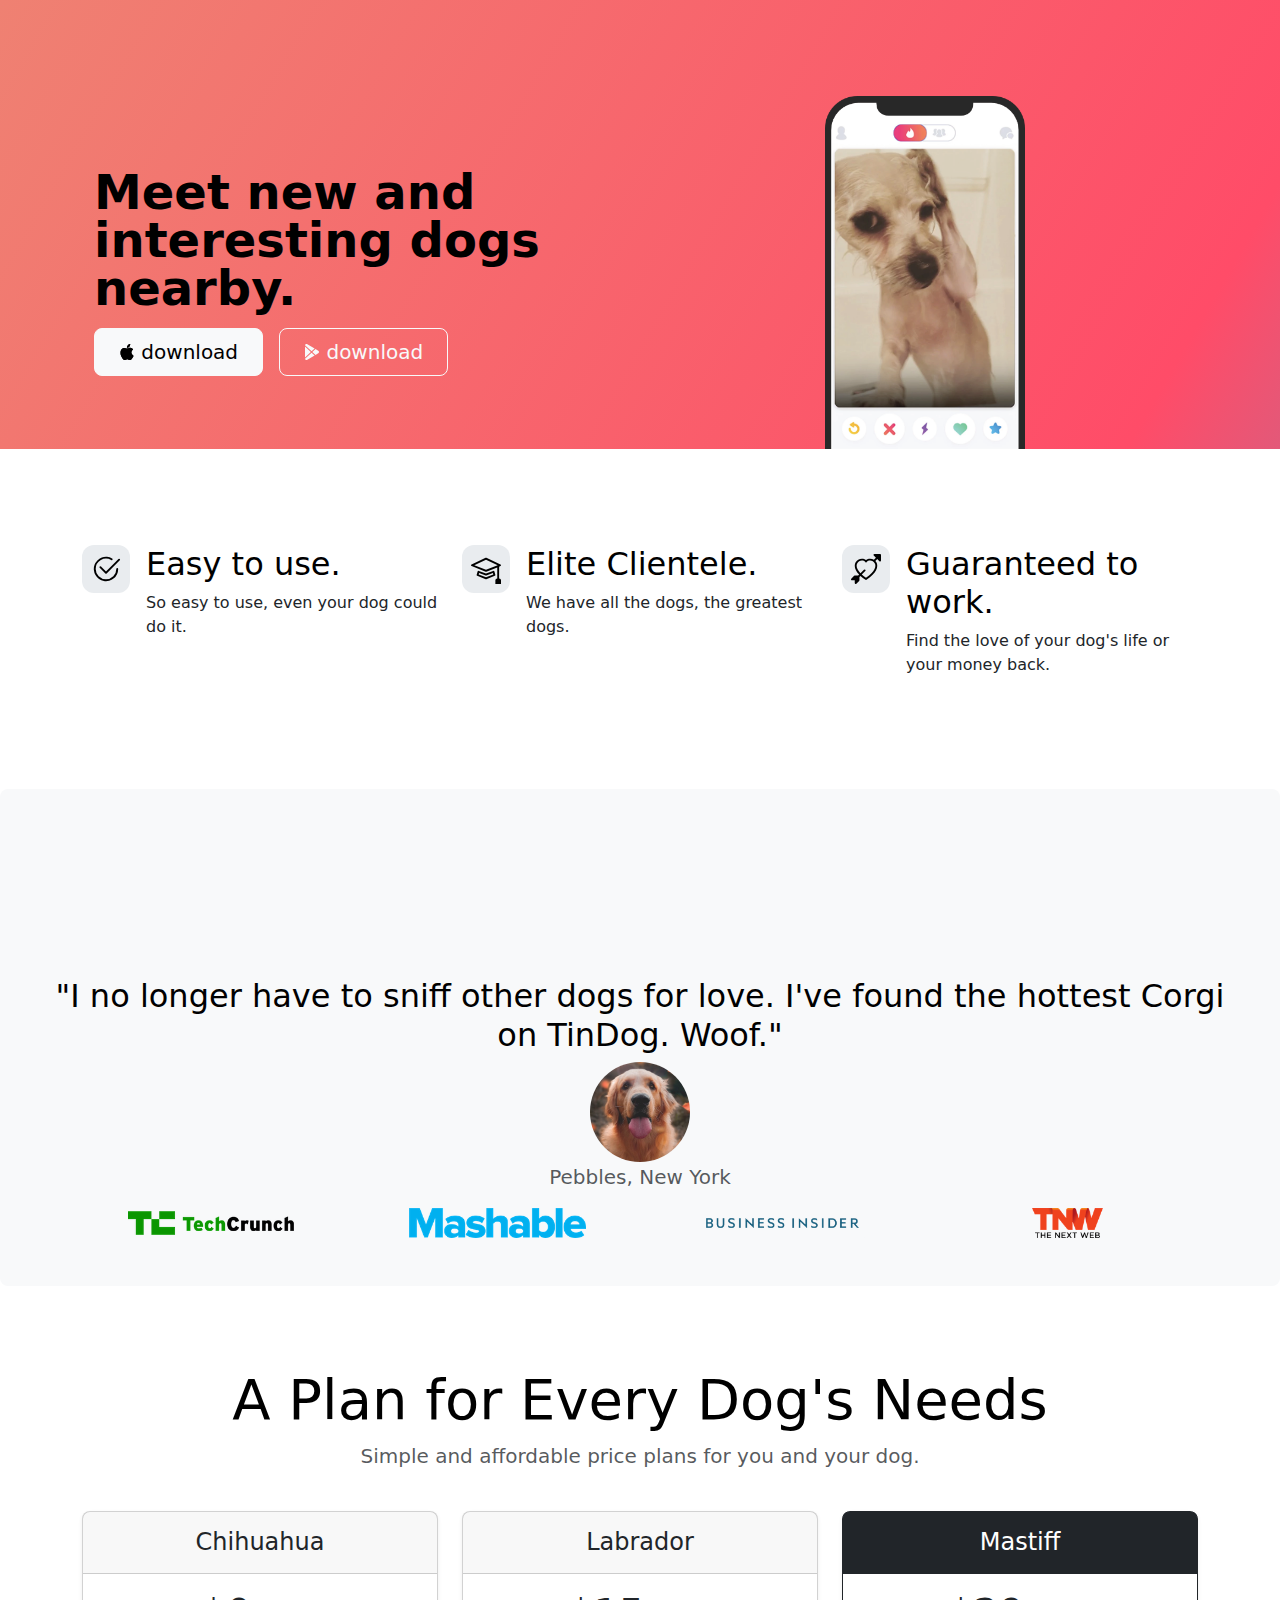
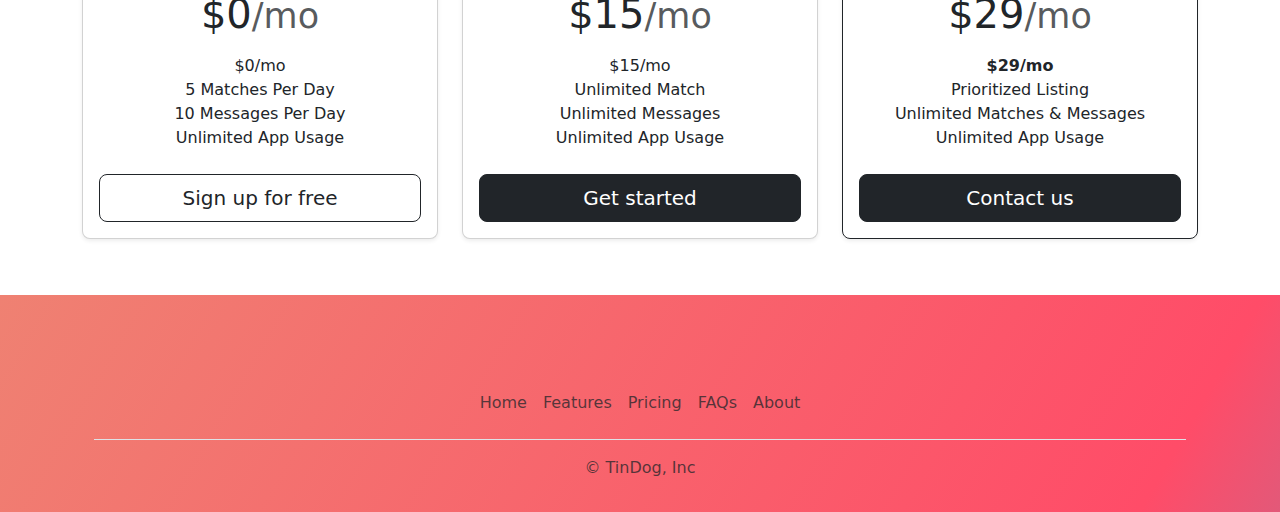
<file: index.html>
<!DOCTYPE html>
<html lang="en">

<head>
  <meta charset="UTF-8">
  <meta name="viewport" content="width=device-width, initial-scale=1.0">
  <title>TinDog</title>
  <link href="https://cdn.jsdelivr.net/npm/bootstrap@5.3.3/dist/css/bootstrap.min.css" rel="stylesheet" integrity="sha384-QWTKZyjpPEjISv5WaRU9OFeRpok6YctnYmDr5pNlyT2bRjXh0JMhjY6hW+ALEwIH" crossorigin="anonymous">
  <script src="https://cdn.jsdelivr.net/npm/bootstrap@5.3.3/dist/js/bootstrap.bundle.min.js" integrity="sha384-YvpcrYf0tY3lHB60NNkmXc5s9fDVZLESaAA55NDzOxhy9GkcIdslK1eN7N6jIeHz" crossorigin="anonymous"></script>
  <link rel="stylesheet" href="solution.css">
</head>

<body>

  <!-- Title -->
  <section id="title" class="gradient-background">
    <div class="container col-xxl-8 px-4 pt-5">
      <div class="row flex-lg-row-reverse align-items-center g-5 pt-5">
        <div class="col-10 col-sm-8 col-lg-6">
          <img src="iphone.png" class="d-block mx-lg-auto img-fluid" alt="Bootstrap Themes" width="200" height="200" loading="lazy">
        </div>
        <div class="col-lg-6">
          <h1 class="display-5 fw-bold text-body-emphasis lh-1 mb-3">Meet new and interesting dogs nearby.</h1>
          
          <div class="d-grid gap-2 d-md-flex justify-content-md-start">
            <a href="https://apps.apple.com/in/app-store" target="_blank">
            <button type="button" class="btn btn-light btn-lg px-4 me-md-2">
              <svg xmlns="http://www.w3.org/2000/svg" width="16" height="16" fill="currentColor"
                              class="bi bi-apple mb-1" viewBox="0 0 16 16">
              <path
                                d="M11.182.008C11.148-.03 9.923.023 8.857 1.18c-1.066 1.156-.902 2.482-.878 2.516.024.034 1.52.087 2.475-1.258.955-1.345.762-2.391.728-2.43Zm3.314 11.733c-.048-.096-2.325-1.234-2.113-3.422.212-2.189 1.675-2.789 1.698-2.854.023-.065-.597-.79-1.254-1.157a3.692 3.692 0 0 0-1.563-.434c-.108-.003-.483-.095-1.254.116-.508.139-1.653.589-1.968.607-.316.018-1.256-.522-2.267-.665-.647-.125-1.333.131-1.824.328-.49.196-1.422.754-2.074 2.237-.652 1.482-.311 3.83-.067 4.56.244.729.625 1.924 1.273 2.796.576.984 1.34 1.667 1.659 1.899.319.232 1.219.386 1.843.067.502-.308 1.408-.485 1.766-.472.357.013 1.061.154 1.782.539.571.197 1.111.115 1.652-.105.541-.221 1.324-1.059 2.238-2.758.347-.79.505-1.217.473-1.282Z" />
              <path
                                d="M11.182.008C11.148-.03 9.923.023 8.857 1.18c-1.066 1.156-.902 2.482-.878 2.516.024.034 1.52.087 2.475-1.258.955-1.345.762-2.391.728-2.43Zm3.314 11.733c-.048-.096-2.325-1.234-2.113-3.422.212-2.189 1.675-2.789 1.698-2.854.023-.065-.597-.79-1.254-1.157a3.692 3.692 0 0 0-1.563-.434c-.108-.003-.483-.095-1.254.116-.508.139-1.653.589-1.968.607-.316.018-1.256-.522-2.267-.665-.647-.125-1.333.131-1.824.328-.49.196-1.422.754-2.074 2.237-.652 1.482-.311 3.83-.067 4.56.244.729.625 1.924 1.273 2.796.576.984 1.34 1.667 1.659 1.899.319.232 1.219.386 1.843.067.502-.308 1.408-.485 1.766-.472.357.013 1.061.154 1.782.539.571.197 1.111.115 1.652-.105.541-.221 1.324-1.059 2.238-2.758.347-.79.505-1.217.473-1.282Z" />
              </svg>
              download</button>
            </a>
              <a href="https://play.google.com/store/games?device=windows" target="_blank">
                <button type="button" class="btn btn-outline-light btn-lg px-4">
                  <svg xmlns="http://www.w3.org/2000/svg" width="16" height="16" fill="currentColor"
                    class="bi bi-google-play mb-1" viewBox="0 0 16 16">
                    <path
                      d="M14.222 9.374c1.037-.61 1.037-2.137 0-2.748L11.528 5.04 8.32 8l3.207 2.96 2.694-1.586Zm-3.595 2.116L7.583 8.68 1.03 14.73c.201 1.029 1.36 1.61 2.303 1.055l7.294-4.295ZM1 13.396V2.603L6.846 8 1 13.396ZM1.03 1.27l6.553 6.05 3.044-2.81L3.333.215C2.39-.341 1.231.24 1.03 1.27Z" />
                  </svg>
                  download
                </button>
              </a>
          </div>
        </div>
      </div>
    </div>
  </section>
  <!-- Features -->
  <section id="features">
    <div class="container mt-5">
      <div class="row g-4 py-5 row-cols-1 row-cols-lg-3">
        <div class="col d-flex align-items-start">
          <div class="icon-square text-body-emphasis bg-body-secondary d-inline-flex align-items-center justify-content-center fs-4 flex-shrink-0 me-3">
            <svg xmlns="http://www.w3.org/2000/svg" height="30" fill="currentColor" class="bi bi-check2-circle"
              viewBox="0 0 16 16">
<path
                d="M2.5 8a5.5 5.5 0 0 1 8.25-4.764.5.5 0 0 0 .5-.866A6.5 6.5 0 1 0 14.5 8a.5.5 0 0 0-1 0 5.5 5.5 0 1 1-11 0z" />
<path
                d="M15.354 3.354a.5.5 0 0 0-.708-.708L8 9.293 5.354 6.646a.5.5 0 1 0-.708.708l3 3a.5.5 0 0 0 .708 0l7-7z" />
</svg>
          </div>
          <div>
            <h3 class="fs-2 text-body-emphasis">Easy to use.
             </h3>
            <p>
              So easy to use, even your dog could do it.</p>
            
          </div>
        </div>
        <div class="col d-flex align-items-start">
          <div class="icon-square text-body-emphasis bg-body-secondary d-inline-flex align-items-center justify-content-center fs-4 flex-shrink-0 me-3">
            <svg xmlns="http://www.w3.org/2000/svg" height="30" fill="currentColor" class="bi bi-mortarboard" viewBox="0 0 16 16">
              <path d="M8.211 2.047a.5.5 0 0 0-.422 0l-7.5 3.5a.5.5 0 0 0 .025.917l7.5 3a.5.5 0 0 0 .372 0L14 7.14V13a1 1 0 0 0-1 1v2h3v-2a1 1 0 0 0-1-1V6.739l.686-.275a.5.5 0 0 0 .025-.917l-7.5-3.5ZM8 8.46 1.758 5.965 8 3.052l6.242 2.913L8 8.46Z"/>
              <path d="M4.176 9.032a.5.5 0 0 0-.656.327l-.5 1.7a.5.5 0 0 0 .294.605l4.5 1.8a.5.5 0 0 0 .372 0l4.5-1.8a.5.5 0 0 0 .294-.605l-.5-1.7a.5.5 0 0 0-.656-.327L8 10.466 4.176 9.032Zm-.068 1.873.22-.748 3.496 1.311a.5.5 0 0 0 .352 0l3.496-1.311.22.748L8 12.46l-3.892-1.556Z"/>
              </svg>
          </div>
          <div>
            <h3 class="fs-2 text-body-emphasis">Elite Clientele.
              </h3>
            <p>
              We have all the dogs, the greatest dogs.</p>
          
          </div>
        </div>
        <div class="col d-flex align-items-start">
          <div class="icon-square text-body-emphasis bg-body-secondary d-inline-flex align-items-center justify-content-center fs-4 flex-shrink-0 me-3">
            <svg xmlns="http://www.w3.org/2000/svg" height="30" fill="currentColor" class="bi bi-arrow-through-heart"
              viewBox="0 0 16 16">
<path fill-rule="evenodd"
                d="M2.854 15.854A.5.5 0 0 1 2 15.5V14H.5a.5.5 0 0 1-.354-.854l1.5-1.5A.5.5 0 0 1 2 11.5h1.793l.53-.53c-.771-.802-1.328-1.58-1.704-2.32-.798-1.575-.775-2.996-.213-4.092C3.426 2.565 6.18 1.809 8 3.233c1.25-.98 2.944-.928 4.212-.152L13.292 2 12.147.854A.5.5 0 0 1 12.5 0h3a.5.5 0 0 1 .5.5v3a.5.5 0 0 1-.854.354L14 2.707l-1.006 1.006c.236.248.44.531.6.845.562 1.096.585 2.517-.213 4.092-.793 1.563-2.395 3.288-5.105 5.08L8 13.912l-.276-.182a21.86 21.86 0 0 1-2.685-2.062l-.539.54V14a.5.5 0 0 1-.146.354l-1.5 1.5Zm2.893-4.894A20.419 20.419 0 0 0 8 12.71c2.456-1.666 3.827-3.207 4.489-4.512.679-1.34.607-2.42.215-3.185-.817-1.595-3.087-2.054-4.346-.761L8 4.62l-.358-.368c-1.259-1.293-3.53-.834-4.346.761-.392.766-.464 1.845.215 3.185.323.636.815 1.33 1.519 2.065l1.866-1.867a.5.5 0 1 1 .708.708L5.747 10.96Z" />
</svg>
          </div>
          <div>
            <h3 class="fs-2 text-body-emphasis">Guaranteed to work.
              </h3>
            <p>Find the love of your dog's life or your money back.</p>
          
            </a>
          </div>
        </div>
      </div>
    </div>
  </div>
  </section>
  <!-- Testimonial -->
  <section id="testimonial">
    <div class="my-5">
    
        <div class="p-5 text-center bg-body-tertiary rounded-3">
          <svg class="bi mt-4 mb-3" style="color: var(--bs-indigo);" width="100" height="100"><use xlink:href="#bootstrap"></use></svg>
          <h2 class="text-body-emphasis">"I no longer have to sniff other dogs for love. I've found the hottest Corgi on TinDog. Woof."</h2>
          <img class="profile-img" src="dog-img.jpg"   height="80" alt="dog-img">
          <p class="col-lg-8 mx-auto fs-5 text-muted">
            Pebbles, New York
          </p>
          <div class="container">
            <div class="row">
              <div class="col-lg-3 col-sm-12">
                <img src="techcrunch.png" alt="techcrunch" height="30">
              </div>
              <div class="col-lg-3 col-sm-12">
                <img src="mashable.png" alt="mashable" height="30">
              </div>
              <div class="col-lg-3 col-sm-12">
                <img src="bizinsider.png" alt="bizinsider" height="30">
              </div>
              <div class="col-lg-3 col-sm-12">
                <img src="tnw.png" alt="tnw" height="30">
              </div>
            </div>
          </div>

  </section>
  <!-- Pricing -->
  <!-- Pricing -->
<section id="pricing">
  <div class="container py-3">
    <div class="pricing-header p-3 pb-md-4 mx-auto text-center">
      <h2 class="display-4 fw-normal text-body-emphasis">A Plan for Every Dog's Needs</h2>
      <p class="fs-5 text-body-secondary">Simple and affordable price plans for you and your dog.</p>
    </div>

    <main>
      <div class="row row-cols-1 row-cols-md-3 mb-3 text-center">
        <div class="col">
          <div class="card mb-4 rounded-3 shadow-sm">
            <div class="card-header py-3">
              <h4 class="my-0 fw-normal">Chihuahua</h4>
            </div>
            <div class="card-body">
              <h1 class="card-title pricing-card-title">$0<small class="text-body-secondary fw-light">/mo</small></h1>
              <ul class="list-unstyled mt-3 mb-4">
                <li>$0/mo</li>
                <li>5 Matches Per Day</li>
                <li>10 Messages Per Day</li>
                <li>Unlimited App Usage</li>
              </ul>
              <a href="payment.html" class="w-100 btn btn-lg btn-outline-dark">Sign up for free</a> <!-- Updated link -->
            </div>
          </div>
        </div>
        <div class="col">
          <div class="card mb-4 rounded-3 shadow-sm">
            <div class="card-header py-3">
              <h4 class="my-0 fw-normal">Labrador</h4>
            </div>
            <div class="card-body">
              <h1 class="card-title pricing-card-title">$15<small class="text-body-secondary fw-light">/mo</small></h1>
              <ul class="list-unstyled mt-3 mb-4">
                <li>$15/mo</li>
                <li>Unlimited Match</li>
                <li>Unlimited Messages</li>
                <li>Unlimited App Usage</li>
              </ul>
              <a href="payment2.html" class="w-100 btn btn-lg btn-dark">Get started</a> <!-- Updated link -->
            </div>
          </div>
        </div>
        <div class="col">
          <div class="card mb-4 rounded-3 shadow-sm border-dark">
            <div class="card-header py-3 text-bg-dark border-dark">
              <h4 class="my-0 fw-dark">Mastiff</h4>
            </div>
            <div class="card-body">
              <h1 class="card-title pricing-card-title">$29<small class="text-body-secondary fw-light">/mo</small></h1>
              <ul class="list-unstyled mt-3 mb-4">
                <li><strong>$29/mo</strong></li>
                <li>Prioritized Listing</li>
                <li>Unlimited Matches & Messages</li>
                <li>Unlimited App Usage</li>
              </ul>
              <a href="payment3.html" class="w-100 btn btn-lg btn-dark">Contact us</a> <!-- Updated link -->
            </div>
          </div>
        </div>
      </div>
    </main>
  </div>
</section>

  <!-- Footer -->
  <section id="footer" class="gradient-background">
    <div class="container col-xxl-8 px-4 pt-5">
      <footer class="py-3 mt-4">
        <ul class="nav justify-content-center border-bottom pb-3 mb-3">
          <li class="nav-item"><a href="#title" class="nav-link px-2 text-body-secondary">Home</a></li>
          <li class="nav-item"><a href="#features" class="nav-link px-2 text-body-secondary">Features</a></li>
          <li class="nav-item"><a href="#pricing" class="nav-link px-2 text-body-secondary">Pricing</a></li>

          <li class="nav-item"><a href="#" class="nav-link px-2 text-body-secondary">FAQs</a></li>
          <li class="nav-item"><a href="#testimonial" class="nav-link px-2 text-body-secondary">About</a></li>
        </ul>
        <p class="text-center text-body-secondary">© TinDog, Inc</p>
      </footer>
    </div>
  </section>
</body>

</html>
</file>
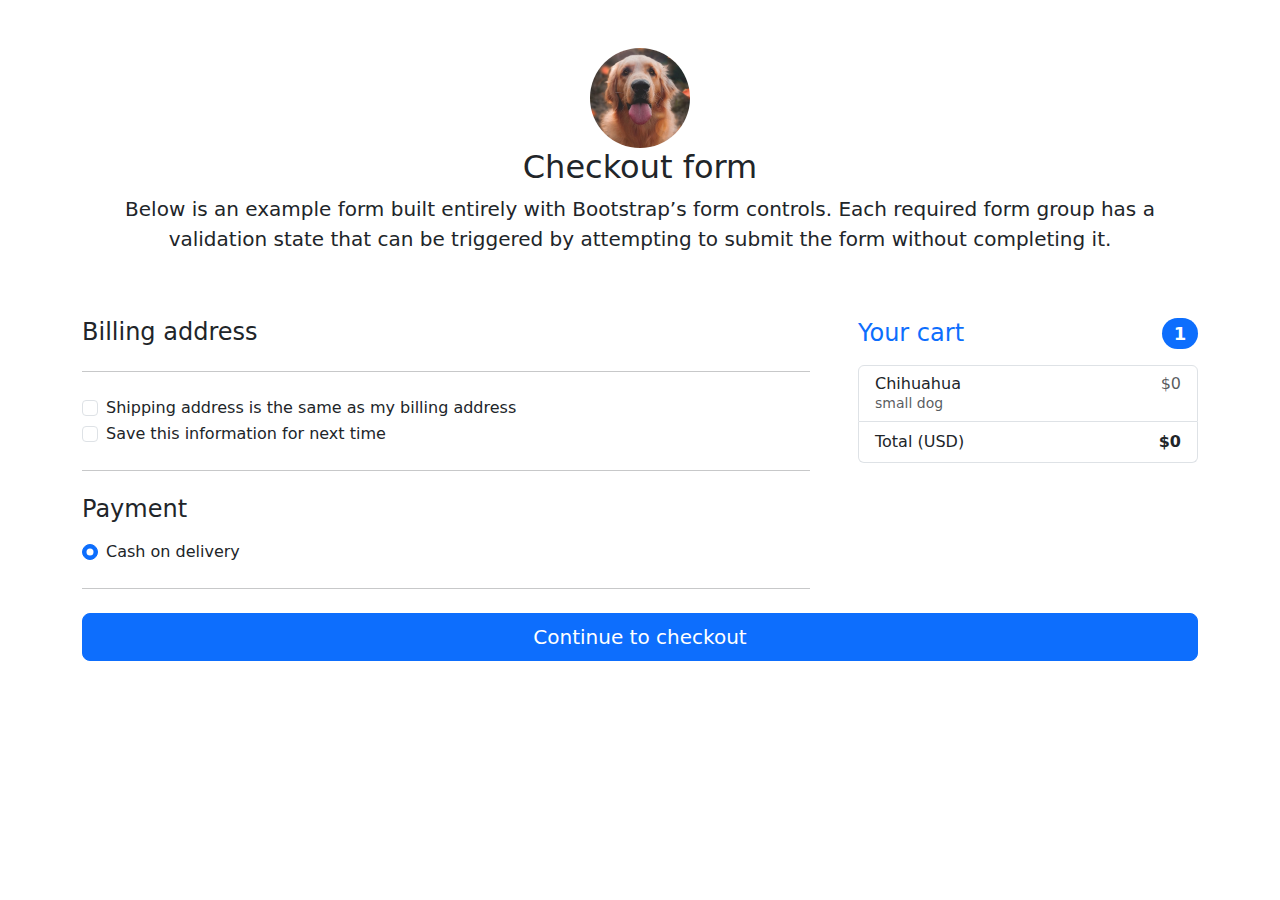
<file: payment.html>
<!DOCTYPE html>
<html lang="en">

<head>
  <meta charset="UTF-8">
  <meta name="viewport" content="width=device-width, initial-scale=1.0">
  <title>TinDog</title>
  <link href="https://cdn.jsdelivr.net/npm/bootstrap@5.3.3/dist/css/bootstrap.min.css" rel="stylesheet" integrity="sha384-QWTKZyjpPEjISv5WaRU9OFeRpok6YctnYmDr5pNlyT2bRjXh0JMhjY6hW+ALEwIH" crossorigin="anonymous">
  <script src="https://cdn.jsdelivr.net/npm/bootstrap@5.3.3/dist/js/bootstrap.bundle.min.js" integrity="sha384-YvpcrYf0tY3lHB60NNkmXc5s9fDVZLESaAA55NDzOxhy9GkcIdslK1eN7N6jIeHz" crossorigin="anonymous"></script>
  <link rel="stylesheet" href="solution.css">
</head>

<body>
  <div class="container">
    <main>
      <div class="py-5 text-center">
        <img class="profile-img" src="dog-img.jpg"   height="80" alt="dog-img">
        <h2>Checkout form</h2>
        <p class="lead">Below is an example form built entirely with Bootstrap’s form controls. Each required form group has a validation state that can be triggered by attempting to submit the form without completing it.</p>
      </div>

      <div class="row g-5">
        <div class="col-md-5 col-lg-4 order-md-last">
          <h4 class="d-flex justify-content-between align-items-center mb-3">
            <span class="text-primary">Your cart</span>
            <span class="badge bg-primary rounded-pill">1</span>
          </h4>
          <ul class="list-group mb-3">
            <li class="list-group-item d-flex justify-content-between lh-sm">
              <div>
                <h6 class="my-0">Chihuahua</h6>
                <small class="text-body-secondary">small dog</small>
              </div>
              <span class="text-body-secondary">$0</span>
            </li>

            <li class="list-group-item d-flex justify-content-between">
              <span>Total (USD)</span>
              <strong>$0</strong>
            </li>
          </ul>
        </div>
        <div class="col-md-7 col-lg-8">
          <h4 class="mb-3">Billing address</h4>
          <form class="needs-validation" novalidate="">
            <div class="row g-3">
              <!-- Your form fields here -->
            </div>

            <hr class="my-4">

            <div class="form-check">
              <input type="checkbox" class="form-check-input" id="same-address">
              <label class="form-check-label" for="same-address">Shipping address is the same as my billing address</label>
            </div>

            <div class="form-check">
              <input type="checkbox" class="form-check-input" id="save-info">
              <label class="form-check-label" for="save-info">Save this information for next time</label>
            </div>

            <hr class="my-4">

            <h4 class="mb-3">Payment</h4>

            <div class="my-3">
              <div class="form-check">
                <input id="credit" name="paymentMethod" type="radio" class="form-check-input" checked="" required="">
                <label class="form-check-label" for="credit">Cash on delivery</label>
              </div>
            </div>

            <hr class="my-4">
          </form>
        </div>
      </div>
    </main>

   
    <!-- Move the button outside of the col-md-7 col-lg-8 div -->
    <a href="thankyou1.html">
        <button class="w-100 btn btn-primary btn-lg" type="submit">Continue to checkout</button>
      </a>
      

  </div>
</body>

</html>
</file>
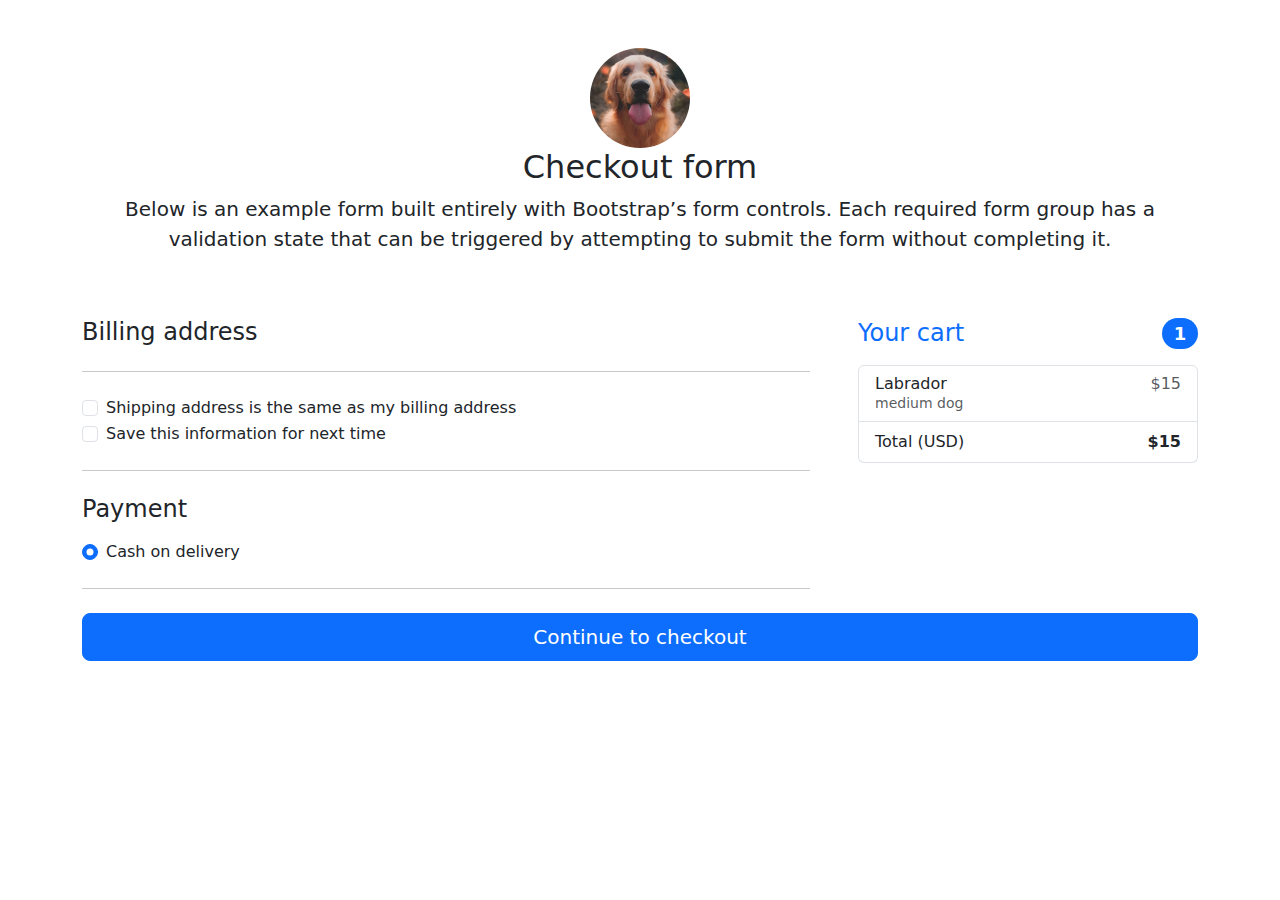
<file: payment2.html>
<!DOCTYPE html>
<html lang="en">

<head>
  <meta charset="UTF-8">
  <meta name="viewport" content="width=device-width, initial-scale=1.0">
  <title>TinDog</title>
  <link href="https://cdn.jsdelivr.net/npm/bootstrap@5.3.3/dist/css/bootstrap.min.css" rel="stylesheet" integrity="sha384-QWTKZyjpPEjISv5WaRU9OFeRpok6YctnYmDr5pNlyT2bRjXh0JMhjY6hW+ALEwIH" crossorigin="anonymous">
  <script src="https://cdn.jsdelivr.net/npm/bootstrap@5.3.3/dist/js/bootstrap.bundle.min.js" integrity="sha384-YvpcrYf0tY3lHB60NNkmXc5s9fDVZLESaAA55NDzOxhy9GkcIdslK1eN7N6jIeHz" crossorigin="anonymous"></script>
  <link rel="stylesheet" href="solution.css">
</head>

<body>
  <div class="container">
    <main>
      <div class="py-5 text-center">
        <img class="profile-img" src="dog-img.jpg"   height="80" alt="dog-img">
        <h2>Checkout form</h2>
        <p class="lead">Below is an example form built entirely with Bootstrap’s form controls. Each required form group has a validation state that can be triggered by attempting to submit the form without completing it.</p>
      </div>

      <div class="row g-5">
        <div class="col-md-5 col-lg-4 order-md-last">
          <h4 class="d-flex justify-content-between align-items-center mb-3">
            <span class="text-primary">Your cart</span>
            <span class="badge bg-primary rounded-pill">1</span>
          </h4>
          <ul class="list-group mb-3">
            <li class="list-group-item d-flex justify-content-between lh-sm">
              <div>
                <h6 class="my-0">Labrador</h6>
                <small class="text-body-secondary">medium dog</small>
              </div>
              <span class="text-body-secondary">$15</span>
            </li>

            <li class="list-group-item d-flex justify-content-between">
              <span>Total (USD)</span>
              <strong>$15</strong>
            </li>
          </ul>
        </div>
        <div class="col-md-7 col-lg-8">
          <h4 class="mb-3">Billing address</h4>
          <form class="needs-validation" novalidate="">
            <div class="row g-3">
              <!-- Your form fields here -->
            </div>

            <hr class="my-4">

            <div class="form-check">
              <input type="checkbox" class="form-check-input" id="same-address">
              <label class="form-check-label" for="same-address">Shipping address is the same as my billing address</label>
            </div>

            <div class="form-check">
              <input type="checkbox" class="form-check-input" id="save-info">
              <label class="form-check-label" for="save-info">Save this information for next time</label>
            </div>

            <hr class="my-4">

            <h4 class="mb-3">Payment</h4>

            <div class="my-3">
              <div class="form-check">
                <input id="credit" name="paymentMethod" type="radio" class="form-check-input" checked="" required="">
                <label class="form-check-label" for="credit">Cash on delivery</label>
              </div>
            </div>

            <hr class="my-4">
          </form>
        </div>
      </div>
    </main>

   
    <!-- Move the button outside of the col-md-7 col-lg-8 div -->
    <a href="thankyou2.html">
        <button class="w-100 btn btn-primary btn-lg" type="submit">Continue to checkout</button>
      </a>
      

  </div>
</body>

</html>
</file>
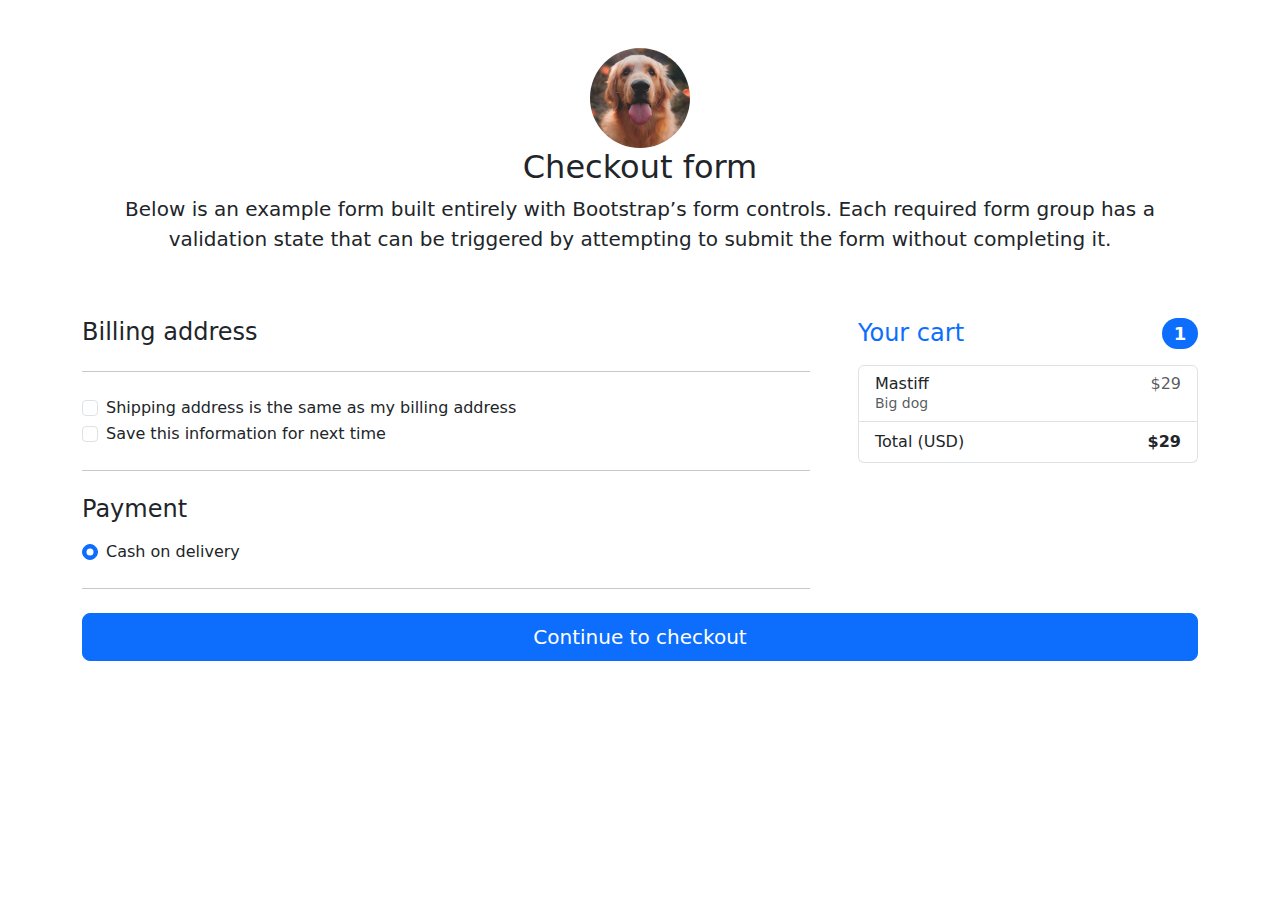
<file: payment3.html>
<!DOCTYPE html>
<html lang="en">

<head>
  <meta charset="UTF-8">
  <meta name="viewport" content="width=device-width, initial-scale=1.0">
  <title>TinDog</title>
  <link href="https://cdn.jsdelivr.net/npm/bootstrap@5.3.3/dist/css/bootstrap.min.css" rel="stylesheet" integrity="sha384-QWTKZyjpPEjISv5WaRU9OFeRpok6YctnYmDr5pNlyT2bRjXh0JMhjY6hW+ALEwIH" crossorigin="anonymous">
  <script src="https://cdn.jsdelivr.net/npm/bootstrap@5.3.3/dist/js/bootstrap.bundle.min.js" integrity="sha384-YvpcrYf0tY3lHB60NNkmXc5s9fDVZLESaAA55NDzOxhy9GkcIdslK1eN7N6jIeHz" crossorigin="anonymous"></script>
  <link rel="stylesheet" href="solution.css">
</head>

<body>
  <div class="container">
    <main>
      <div class="py-5 text-center">
        <img class="profile-img" src="dog-img.jpg"   height="80" alt="dog-img">
        <h2>Checkout form</h2>
        <p class="lead">Below is an example form built entirely with Bootstrap’s form controls. Each required form group has a validation state that can be triggered by attempting to submit the form without completing it.</p>
      </div>

      <div class="row g-5">
        <div class="col-md-5 col-lg-4 order-md-last">
          <h4 class="d-flex justify-content-between align-items-center mb-3">
            <span class="text-primary">Your cart</span>
            <span class="badge bg-primary rounded-pill">1</span>
          </h4>
          <ul class="list-group mb-3">
            <li class="list-group-item d-flex justify-content-between lh-sm">
              <div>
                <h6 class="my-0">Mastiff</h6>
                <small class="text-body-secondary">Big dog</small>
              </div>
              <span class="text-body-secondary">$29</span>
            </li>

            <li class="list-group-item d-flex justify-content-between">
              <span>Total (USD)</span>
              <strong>$29</strong>
            </li>
          </ul>
        </div>
        <div class="col-md-7 col-lg-8">
          <h4 class="mb-3">Billing address</h4>
          <form class="needs-validation" novalidate="">
            <div class="row g-3">
              <!-- Your form fields here -->
            </div>

            <hr class="my-4">

            <div class="form-check">
              <input type="checkbox" class="form-check-input" id="same-address">
              <label class="form-check-label" for="same-address">Shipping address is the same as my billing address</label>
            </div>

            <div class="form-check">
              <input type="checkbox" class="form-check-input" id="save-info">
              <label class="form-check-label" for="save-info">Save this information for next time</label>
            </div>

            <hr class="my-4">

            <h4 class="mb-3">Payment</h4>

            <div class="my-3">
              <div class="form-check">
                <input id="credit" name="paymentMethod" type="radio" class="form-check-input" checked="" required="">
                <label class="form-check-label" for="credit">Cash on delivery</label>
              </div>
            </div>

            <hr class="my-4">
          </form>
        </div>
      </div>
    </main>

   
    <!-- Move the button outside of the col-md-7 col-lg-8 div -->
    <a href="thankyou3.html">
        <button class="w-100 btn btn-primary btn-lg" type="submit">Continue to checkout</button>
      </a>
      

  </div>
</body>

</html>
</file>
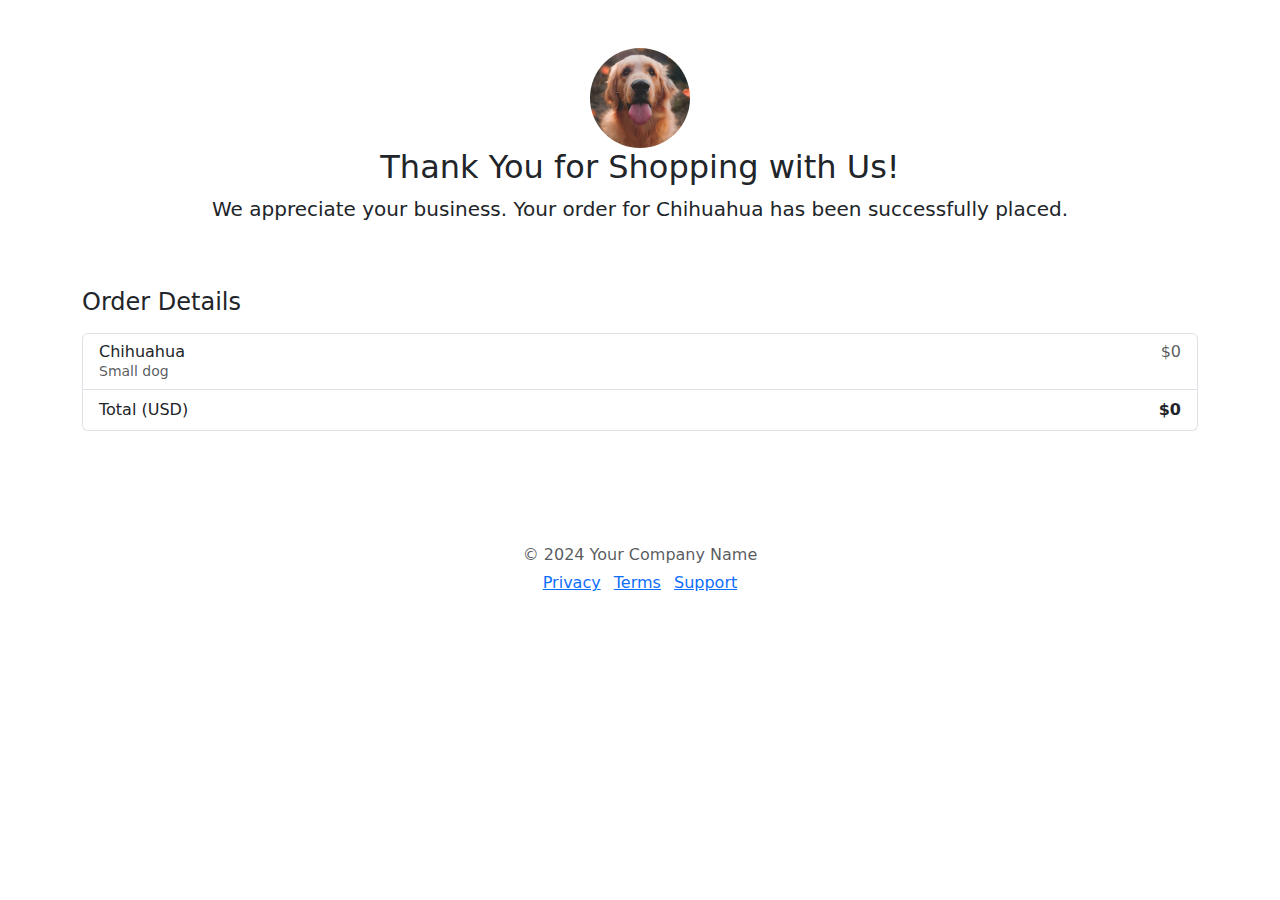
<file: thankyou1.html>
<!DOCTYPE html>
<html lang="en">
<head>
  <meta charset="UTF-8">
  <meta name="viewport" content="width=device-width, initial-scale=1.0">
  <title>Thank You for Shopping</title>
  <link href="https://cdn.jsdelivr.net/npm/bootstrap@5.3.3/dist/css/bootstrap.min.css" rel="stylesheet" integrity="sha384-QWTKZyjpPEjISv5WaRU9OFeRpok6YctnYmDr5pNlyT2bRjXh0JMhjY6hW+ALEwIH" crossorigin="anonymous">
  <link rel="stylesheet" href="solution.css">
</head>
<body>
  <div class="container">
    <main>
      <div class="py-5 text-center">
        <img class="profile-img" src="dog-img.jpg"   height="80" alt="dog-img">
        <h2>Thank You for Shopping with Us!</h2>
        <p class="lead">We appreciate your business. Your order for Chihuahua has been successfully placed.</p>
      </div>

      <div class="row g-5">
        <div class="col-md-12">
          <h4 class="mb-3">Order Details</h4>
          <ul class="list-group mb-3">
            <li class="list-group-item d-flex justify-content-between lh-sm">
              <div>
                <h6 class="my-0">Chihuahua</h6>
                <small class="text-body-secondary">Small dog</small>
              </div>
              <span class="text-body-secondary">$0</span>
            </li>

            <li class="list-group-item d-flex justify-content-between">
              <span>Total (USD)</span>
              <strong>$0</strong>
            </li>
          </ul>
        </div>
      </div>
    </main>

    <footer class="my-5 pt-5 text-body-secondary text-center text-small">
      <p class="mb-1">© 2024 Your Company Name</p>
      <ul class="list-inline">
        <li class="list-inline-item"><a href="#">Privacy</a></li>
        <li class="list-inline-item"><a href="#">Terms</a></li>
        <li class="list-inline-item"><a href="#">Support</a></li>
      </ul>
    </footer>
  </div>
</body>
</html>
</file>
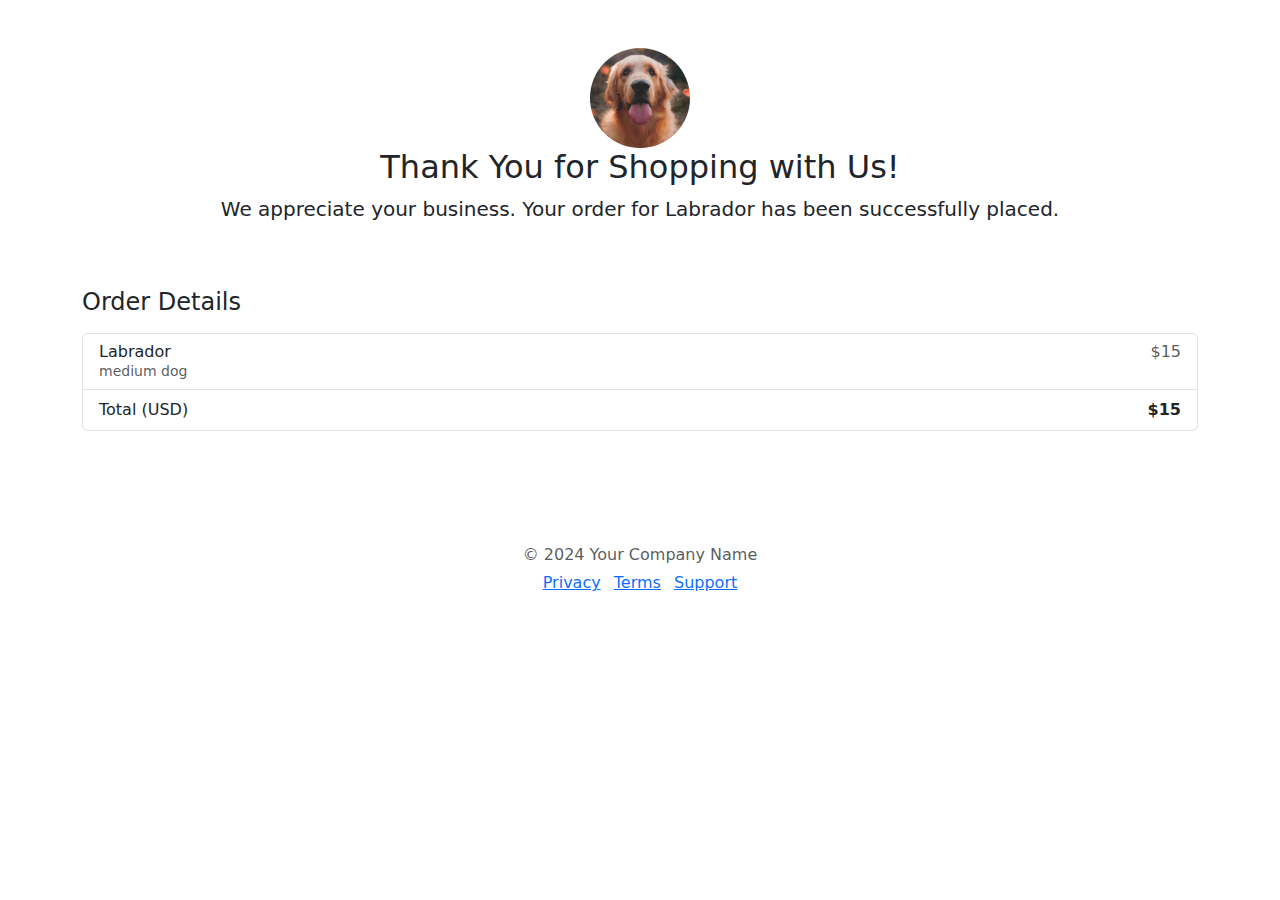
<file: thankyou2.html>
<!DOCTYPE html>
<html lang="en">

<head>
  <meta charset="UTF-8">
  <meta name="viewport" content="width=device-width, initial-scale=1.0">
  <title>Thank You for Shopping</title>
  <link href="https://cdn.jsdelivr.net/npm/bootstrap@5.3.3/dist/css/bootstrap.min.css" rel="stylesheet" integrity="sha384-QWTKZyjpPEjISv5WaRU9OFeRpok6YctnYmDr5pNlyT2bRjXh0JMhjY6hW+ALEwIH" crossorigin="anonymous">
  <link rel="stylesheet" href="solution.css">
</head>

<body>
  <div class="container">
    <main>
      <div class="py-5 text-center">
        <img class="profile-img" src="dog-img.jpg"   height="80" alt="dog-img">
        <h2>Thank You for Shopping with Us!</h2>
        <p class="lead">We appreciate your business. Your order for Labrador has been successfully placed.</p>
      </div>

      <div class="row g-5">
        <div class="col-md-12">
          <h4 class="mb-3">Order Details</h4>
          <ul class="list-group mb-3">
            <li class="list-group-item d-flex justify-content-between lh-sm">
              <div>
                <h6 class="my-0">Labrador</h6>
                <small class="text-body-secondary">medium dog</small>
              </div>
              <span class="text-body-secondary">$15</span>
            </li>

            <li class="list-group-item d-flex justify-content-between">
              <span>Total (USD)</span>
              <strong>$15</strong>
            </li>
          </ul>
        </div>
      </div>
    </main>

    <footer class="my-5 pt-5 text-body-secondary text-center text-small">
      <p class="mb-1">© 2024 Your Company Name</p>
      <ul class="list-inline">
        <li class="list-inline-item"><a href="#">Privacy</a></li>
        <li class="list-inline-item"><a href="#">Terms</a></li>
        <li class="list-inline-item"><a href="#">Support</a></li>
      </ul>
    </footer>
  </div>
</body>

</html>
</file>
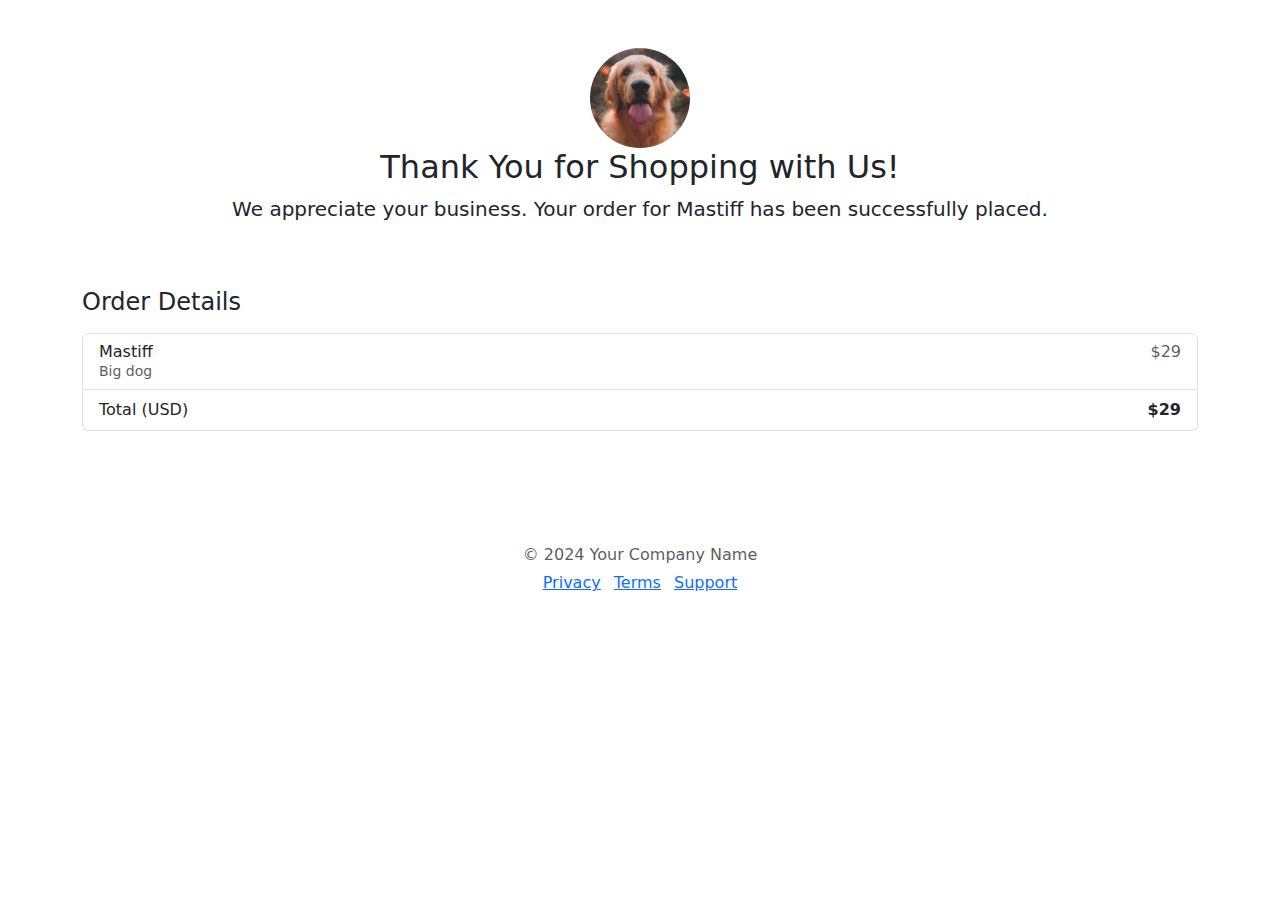
<file: thankyou3.html>
<!DOCTYPE html>
<html lang="en">

<head>
  <meta charset="UTF-8">
  <meta name="viewport" content="width=device-width, initial-scale=1.0">
  <title>Thank You for Shopping</title>
  <link href="https://cdn.jsdelivr.net/npm/bootstrap@5.3.3/dist/css/bootstrap.min.css" rel="stylesheet" integrity="sha384-QWTKZyjpPEjISv5WaRU9OFeRpok6YctnYmDr5pNlyT2bRjXh0JMhjY6hW+ALEwIH" crossorigin="anonymous">
  <link rel="stylesheet" href="solution.css">
</head>

<body>
  <div class="container">
    <main>
      <div class="py-5 text-center">
        <img class="profile-img" src="dog-img.jpg"   height="80" alt="dog-img">
        <h2>Thank You for Shopping with Us!</h2>
        <p class="lead">We appreciate your business. Your order for Mastiff has been successfully placed.</p>
      </div>

      <div class="row g-5">
        <div class="col-md-12">
          <h4 class="mb-3">Order Details</h4>
          <ul class="list-group mb-3">
            <li class="list-group-item d-flex justify-content-between lh-sm">
              <div>
                <h6 class="my-0">Mastiff</h6>
                <small class="text-body-secondary">Big dog</small>
              </div>
              <span class="text-body-secondary">$29</span>
            </li>

            <li class="list-group-item d-flex justify-content-between">
              <span>Total (USD)</span>
              <strong>$29</strong>
            </li>
          </ul>
        </div>
      </div>
    </main>

    <footer class="my-5 pt-5 text-body-secondary text-center text-small">
      <p class="mb-1">© 2024 Your Company Name</p>
      <ul class="list-inline">
        <li class="list-inline-item"><a href="#">Privacy</a></li>
        <li class="list-inline-item"><a href="#">Terms</a></li>
        <li class="list-inline-item"><a href="#">Support</a></li>
      </ul>
    </footer>
  </div>
</body>

</html>
</file>
<file: solution.css>
.gradient-background {
  background: linear-gradient(300deg, #00bfff, #ff4c68, #ef8172);
  background-size: 180% 180%;
  animation: gradient-animation 18s ease infinite;
}

@keyframes gradient-animation {
  0% {
    background-position: 0% 50%;
  }
  50% {
    background-position: 100% 50%;
  }
  100% {
    background-position: 0% 50%;
  }
}

.icon-square {
  width: 3rem;
  height: 3rem;
  border-radius: 0.75rem;
}

.profile-img {
  border-radius: 50%;
  height: 100px;
}
</file>
